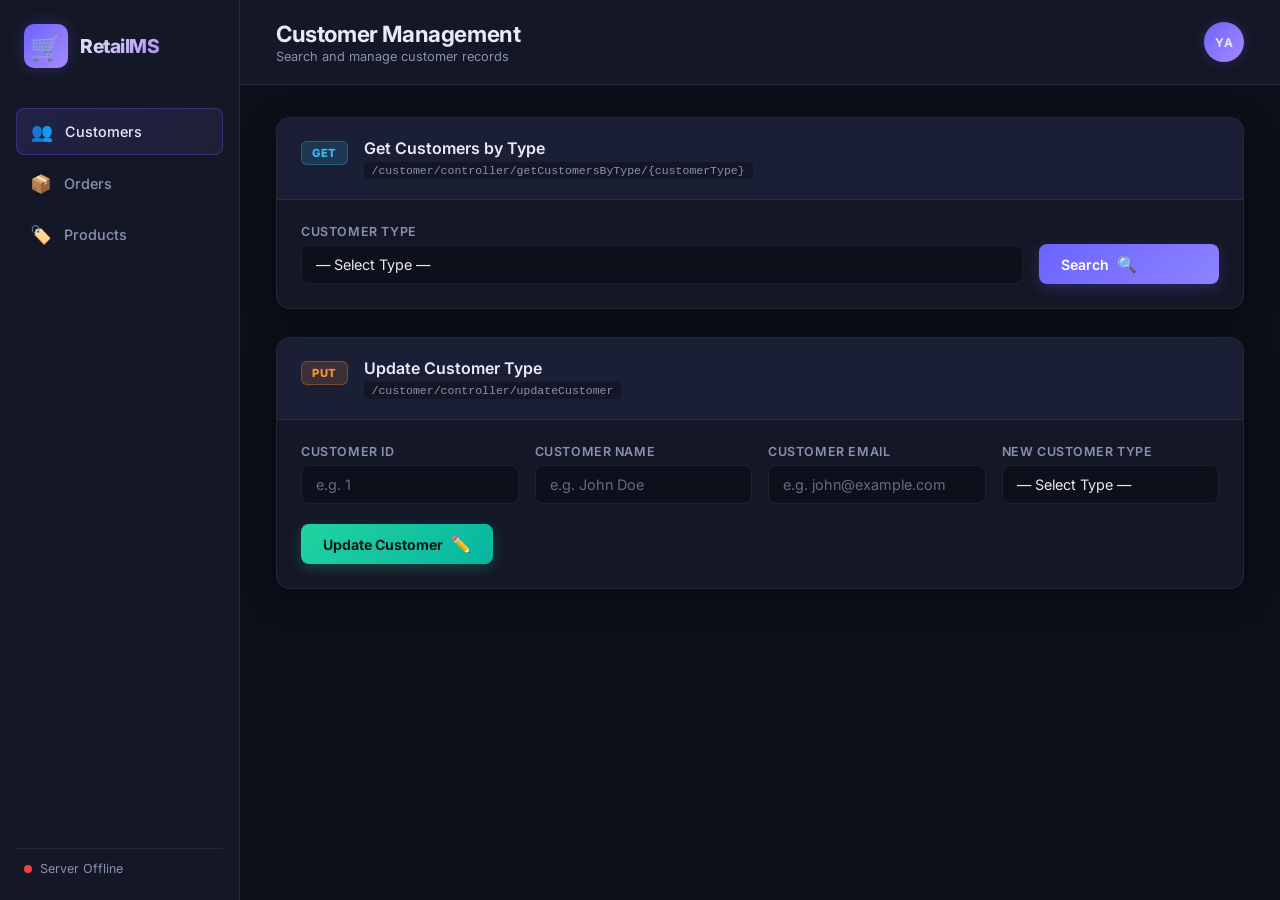
<file: src/main/resources/static/index.html>
<!DOCTYPE html>
<html lang="en">
<head>
  <meta charset="UTF-8" />
  <meta name="viewport" content="width=device-width, initial-scale=1.0" />
  <meta name="description"
    content="Retail Management System – manage customers, orders, and product stock in one sleek dashboard." />
  <title>Retail Management System</title>
  <link rel="preconnect" href="https://fonts.googleapis.com" />
  <link href="https://fonts.googleapis.com/css2?family=Inter:wght@300;400;500;600;700;800&display=swap"
    rel="stylesheet" />
  <link rel="stylesheet" href="style.css" />
</head>

<body>

  <!-- Sidebar -->
  <aside class="sidebar" id="sidebar">
    <div class="sidebar-logo">
      <div class="logo-icon">🛒</div>
      <span class="logo-text">RetailMS</span>
    </div>
    <nav class="sidebar-nav">
      <a href="#" class="nav-item active" data-section="customers" id="nav-customers">
        <span class="nav-icon">👥</span>
        <span class="nav-label">Customers</span>
      </a>
      <a href="#" class="nav-item" data-section="orders" id="nav-orders">
        <span class="nav-icon">📦</span>
        <span class="nav-label">Orders</span>
      </a>
      <a href="#" class="nav-item" data-section="products" id="nav-products">
        <span class="nav-icon">🏷️</span>
        <span class="nav-label">Products</span>
      </a>
    </nav>
    <div class="sidebar-footer">
      <div class="server-status">
        <span class="status-dot" id="statusDot"></span>
        <span class="status-text" id="statusText">Connecting…</span>
      </div>
    </div>
  </aside>

  <!-- Main Content -->
  <main class="main-content">

    <!-- Top Bar -->
    <header class="topbar">
      <div class="topbar-left">
        <h1 class="page-title" id="pageTitle">Customer Management</h1>
        <p class="page-sub" id="pageSub">Search and manage customer records</p>
      </div>
      <div class="topbar-right">
        <div class="avatar">YA</div>
      </div>
    </header>

    <!-- Toast Notification -->
    <div class="toast" id="toast"></div>

    <!-- ===================== CUSTOMERS SECTION ===================== -->
    <section class="section" id="section-customers">

      <!-- Card: Get Customers by Type -->
      <div class="card">
        <div class="card-header">
          <div class="card-icon get-icon">GET</div>
          <div>
            <h2 class="card-title">Get Customers by Type</h2>
            <code class="endpoint-badge">/customer/controller/getCustomersByType/{customerType}</code>
          </div>
        </div>
        <div class="card-body">
          <div class="form-row">
            <div class="form-group">
              <label for="searchCustomerType">Customer Type</label>
              <select id="searchCustomerType">
                <option value="">— Select Type —</option>
                <option value="Platinum">Platinum</option>
                <option value="Gold">Gold</option>
                <option value="Silver">Silver</option>
              </select>
            </div>
            <div class="form-group btn-group-end">
              <button class="btn btn-primary" id="btnGetCustomers">
                <span>Search</span>
                <span class="btn-icon">🔍</span>
              </button>
            </div>
          </div>
          <div class="table-wrap" id="customerTableWrap" style="display:none;">
            <table id="customerTable">
              <thead>
                <tr>
                  <th>ID</th>
                  <th>Name</th>
                  <th>Email</th>
                  <th>Type</th>
                </tr>
              </thead>
              <tbody id="customerTableBody"></tbody>
            </table>
          </div>
          <div class="empty-state" id="customerEmpty" style="display:none;">
            <span>🔎</span>
            <p>No customers found for this type.</p>
          </div>
        </div>
      </div>

      <!-- Card: Update Customer Type -->
      <div class="card">
        <div class="card-header">
          <div class="card-icon put-icon">PUT</div>
          <div>
            <h2 class="card-title">Update Customer Type</h2>
            <code class="endpoint-badge">/customer/controller/updateCustomer</code>
          </div>
        </div>
        <div class="card-body">
          <div class="form-row">
            <div class="form-group">
              <label for="updCustId">Customer ID</label>
              <input type="number" id="updCustId" placeholder="e.g. 1" min="1" />
            </div>
            <div class="form-group">
              <label for="updCustName">Customer Name</label>
              <input type="text" id="updCustName" placeholder="e.g. John Doe" />
            </div>
            <div class="form-group">
              <label for="updCustEmail">Customer Email</label>
              <input type="email" id="updCustEmail" placeholder="e.g. john@example.com" />
            </div>
            <div class="form-group">
              <label for="updCustType">New Customer Type</label>
              <select id="updCustType">
                <option value="">— Select Type —</option>
                <option value="Platinum">Platinum</option>
                <option value="Gold">Gold</option>
                <option value="Silver">Silver</option>
              </select>
            </div>
          </div>
          <div class="form-actions">
            <button class="btn btn-success" id="btnUpdateCustomer">
              <span>Update Customer</span>
              <span class="btn-icon">✏️</span>
            </button>
          </div>
          <div class="response-box" id="updateCustomerResponse" style="display:none;"></div>
        </div>
      </div>

    </section>

    <!-- ===================== ORDERS SECTION ===================== -->
    <section class="section hidden" id="section-orders">

      <!-- Card: Orders by Customer ID -->
      <div class="card">
        <div class="card-header">
          <div class="card-icon get-icon">GET</div>
          <div>
            <h2 class="card-title">Orders by Customer ID</h2>
            <code class="endpoint-badge">/order/controller/getOrderDetailsByCustomerId/{customerId}</code>
          </div>
        </div>
        <div class="card-body">
          <div class="form-row">
            <div class="form-group">
              <label for="orderCustomerId">Customer ID</label>
              <input type="number" id="orderCustomerId" placeholder="e.g. 1" min="1" />
            </div>
            <div class="form-group btn-group-end">
              <button class="btn btn-primary" id="btnGetOrdersByCustomer">
                <span>Fetch Orders</span>
                <span class="btn-icon">📋</span>
              </button>
            </div>
          </div>
          <div class="table-wrap" id="orderByCustomerTableWrap" style="display:none;">
            <table id="orderByCustomerTable">
              <thead>
                <tr>
                  <th>Order ID</th>
                  <th>Customer ID</th>
                  <th>Email</th>
                  <th>Product</th>
                  <th>Qty</th>
                  <th>Date</th>
                  <th>Billing (₹)</th>
                </tr>
              </thead>
              <tbody id="orderByCustomerTableBody"></tbody>
            </table>
          </div>
          <div class="empty-state" id="orderByCustomerEmpty" style="display:none;">
            <span>📭</span>
            <p>No orders found for this customer.</p>
          </div>
        </div>
      </div>

      <!-- Card: Orders by Customer Type & Bill Range -->
      <div class="card">
        <div class="card-header">
          <div class="card-icon get-icon">GET</div>
          <div>
            <h2 class="card-title">Orders by Type &amp; Bill Range</h2>
            <code
              class="endpoint-badge">/order/controller/getOrderDetailsByCustomerTypeAndBillInRange/{type}--{min}--{max}</code>
          </div>
        </div>
        <div class="card-body">
          <div class="form-row">
            <div class="form-group">
              <label for="rangeCustomerType">Customer Type</label>
              <select id="rangeCustomerType">
                <option value="">— Select Type —</option>
                <option value="Platinum">Platinum</option>
                <option value="Gold">Gold</option>
                <option value="Silver">Silver</option>
              </select>
            </div>
            <div class="form-group">
              <label for="rangeMin">Min Amount (₹)</label>
              <input type="number" id="rangeMin" placeholder="e.g. 10" min="0" />
            </div>
            <div class="form-group">
              <label for="rangeMax">Max Amount (₹)</label>
              <input type="number" id="rangeMax" placeholder="e.g. 500" min="0" />
            </div>
            <div class="form-group btn-group-end">
              <button class="btn btn-primary" id="btnGetOrdersByRange">
                <span>Search</span>
                <span class="btn-icon">🔍</span>
              </button>
            </div>
          </div>
          <div class="table-wrap" id="orderByRangeTableWrap" style="display:none;">
            <table id="orderByRangeTable">
              <thead>
                <tr>
                  <th>Order ID</th>
                  <th>Customer ID</th>
                  <th>Email</th>
                  <th>Product</th>
                  <th>Qty</th>
                  <th>Date</th>
                  <th>Billing (₹)</th>
                </tr>
              </thead>
              <tbody id="orderByRangeTableBody"></tbody>
            </table>
          </div>
          <div class="empty-state" id="orderByRangeEmpty" style="display:none;">
            <span>📭</span>
            <p>No orders found matching the criteria.</p>
          </div>
        </div>
      </div>

    </section>

    <!-- ===================== PRODUCTS SECTION ===================== -->
    <section class="section hidden" id="section-products">

      <!-- Card: Update Product Stock -->
      <div class="card">
        <div class="card-header">
          <div class="card-icon put-icon">PUT</div>
          <div>
            <h2 class="card-title">Update Product Stock</h2>
            <code class="endpoint-badge">/product/controller/updateProductStock</code>
          </div>
        </div>
        <div class="card-body">
          <div class="form-row">
            <div class="form-group">
              <label for="prodId">Product ID</label>
              <input type="number" id="prodId" placeholder="e.g. 1" min="1" />
            </div>
            <div class="form-group">
              <label for="prodName">Product Name</label>
              <input type="text" id="prodName" placeholder="e.g. Wireless Mouse" />
            </div>
            <div class="form-group">
              <label for="prodPrice">Price (₹)</label>
              <input type="number" id="prodPrice" placeholder="e.g. 24.99" min="0" step="0.01" />
            </div>
            <div class="form-group">
              <label for="prodStock">New Stock Quantity</label>
              <input type="number" id="prodStock" placeholder="e.g. 100" min="0" />
            </div>
          </div>
          <div class="form-actions">
            <button class="btn btn-success" id="btnUpdateStock">
              <span>Update Stock</span>
              <span class="btn-icon">📦</span>
            </button>
          </div>
          <div class="response-box" id="updateStockResponse" style="display:none;"></div>
        </div>
      </div>

      <!-- Quick Reference Card -->
      <div class="card info-card">
        <div class="card-header">
          <div class="card-icon info-icon">ℹ️</div>
          <div>
            <h2 class="card-title">Sample Product Data</h2>
            <p class="card-subtitle">Reference data loaded from database</p>
          </div>
        </div>
        <div class="card-body">
          <div class="chip-list">
            <div class="chip">ID: 1 — Wireless Mouse — ₹24.99 — Stock: 40</div>
            <div class="chip">ID: 2 — Bluetooth Keyboard — ₹79.99 — Stock: 4</div>
            <div class="chip">ID: 3 — USB-C Hub — ₹15.50 — Stock: 20</div>
            <div class="chip">ID: 4 — Laptop Stand — ₹45.00 — Stock: 15</div>
            <div class="chip">ID: 5 — External Hard Drive — ₹60.75 — Stock: 5</div>
          </div>
        </div>
      </div>

    </section>

  </main>

  <script src="app.js"></script>
</body>

</html>
</file>
<file: src/main/resources/static/style.css>
/* ============================================================
   RETAIL MANAGEMENT SYSTEM – style.css
   ============================================================ */

/* ── Google Font & Reset ── */
@import url('https://fonts.googleapis.com/css2?family=Inter:wght@300;400;500;600;700;800&display=swap');

*,
*::before,
*::after {
  box-sizing: border-box;
  margin: 0;
  padding: 0;
}

:root {
  /* Palette */
  --bg: #0d0f1a;
  --surface: #141726;
  --surface2: #1b1f35;
  --border: rgba(255, 255, 255, 0.07);
  --accent: #6c63ff;
  --accent-glow: rgba(108, 99, 255, 0.25);
  --success: #22d3a0;
  --success-glow: rgba(34, 211, 160, 0.25);
  --warning: #f59e0b;
  --danger: #ef4444;
  --get-color: #38bdf8;
  --put-color: #fb923c;
  --info-color: #a78bfa;
  --text: #e8eaf6;
  --text-muted: #8892b0;
  --sidebar-w: 240px;
  --radius: 14px;
  --radius-sm: 8px;
  --shadow: 0 8px 32px rgba(0, 0, 0, 0.4);
}

html {
  scroll-behavior: smooth;
}

body {
  font-family: 'Inter', sans-serif;
  background: var(--bg);
  color: var(--text);
  display: flex;
  min-height: 100vh;
  overflow-x: hidden;
}

/* ── Scrollbar ── */
::-webkit-scrollbar {
  width: 6px;
}

::-webkit-scrollbar-track {
  background: var(--bg);
}

::-webkit-scrollbar-thumb {
  background: var(--surface2);
  border-radius: 4px;
}

/* ============================================================
   SIDEBAR
   ============================================================ */
.sidebar {
  width: var(--sidebar-w);
  background: var(--surface);
  border-right: 1px solid var(--border);
  display: flex;
  flex-direction: column;
  padding: 24px 16px;
  position: fixed;
  top: 0;
  left: 0;
  bottom: 0;
  z-index: 100;
  transition: width 0.3s ease;
}

.sidebar-logo {
  display: flex;
  align-items: center;
  gap: 12px;
  margin-bottom: 40px;
  padding: 0 8px;
}

.logo-icon {
  font-size: 1.6rem;
  background: linear-gradient(135deg, var(--accent), #a78bfa);
  border-radius: 10px;
  width: 44px;
  height: 44px;
  display: flex;
  align-items: center;
  justify-content: center;
  box-shadow: 0 0 16px var(--accent-glow);
  flex-shrink: 0;
}

.logo-text {
  font-size: 1.2rem;
  font-weight: 800;
  background: linear-gradient(135deg, #e8eaf6, #a78bfa);
  -webkit-background-clip: text;
  -webkit-text-fill-color: transparent;
  background-clip: text;
  letter-spacing: -0.5px;
}

.sidebar-nav {
  display: flex;
  flex-direction: column;
  gap: 6px;
  flex: 1;
}

.nav-item {
  display: flex;
  align-items: center;
  gap: 12px;
  padding: 12px 14px;
  border-radius: var(--radius-sm);
  text-decoration: none;
  color: var(--text-muted);
  font-weight: 500;
  font-size: 0.9rem;
  transition: all 0.2s ease;
  position: relative;
  overflow: hidden;
}

.nav-item::before {
  content: '';
  position: absolute;
  inset: 0;
  background: linear-gradient(135deg, var(--accent), #a78bfa);
  opacity: 0;
  transition: opacity 0.2s ease;
  border-radius: var(--radius-sm);
}

.nav-item:hover {
  color: var(--text);
}

.nav-item:hover::before {
  opacity: 0.08;
}

.nav-item.active {
  color: var(--text);
  background: linear-gradient(135deg, rgba(108, 99, 255, 0.15), rgba(167, 139, 250, 0.08));
  border: 1px solid rgba(108, 99, 255, 0.3);
}

.nav-item.active .nav-icon {
  filter: none;
}

.nav-icon {
  font-size: 1.1rem;
  z-index: 1;
  flex-shrink: 0;
}

.nav-label {
  z-index: 1;
}

.sidebar-footer {
  padding: 12px 8px 0;
  border-top: 1px solid var(--border);
  margin-top: 12px;
}

.server-status {
  display: flex;
  align-items: center;
  gap: 8px;
  font-size: 0.78rem;
  color: var(--text-muted);
}

.status-dot {
  width: 8px;
  height: 8px;
  border-radius: 50%;
  background: var(--text-muted);
  flex-shrink: 0;
  transition: background 0.3s, box-shadow 0.3s;
}

.status-dot.online {
  background: var(--success);
  box-shadow: 0 0 8px var(--success-glow);
  animation: pulse 2s infinite;
}

.status-dot.offline {
  background: var(--danger);
}

@keyframes pulse {

  0%,
  100% {
    opacity: 1;
  }

  50% {
    opacity: 0.5;
  }
}

/* ============================================================
   MAIN CONTENT
   ============================================================ */
.main-content {
  margin-left: var(--sidebar-w);
  flex: 1;
  padding: 0;
  display: flex;
  flex-direction: column;
  min-height: 100vh;
}

/* ── Topbar ── */
.topbar {
  background: var(--surface);
  border-bottom: 1px solid var(--border);
  padding: 20px 36px;
  display: flex;
  align-items: center;
  justify-content: space-between;
  position: sticky;
  top: 0;
  z-index: 50;
  backdrop-filter: blur(12px);
}

.page-title {
  font-size: 1.4rem;
  font-weight: 700;
  letter-spacing: -0.4px;
}

.page-sub {
  font-size: 0.8rem;
  color: var(--text-muted);
  margin-top: 2px;
}

.avatar {
  width: 40px;
  height: 40px;
  border-radius: 50%;
  background: linear-gradient(135deg, var(--accent), #a78bfa);
  display: flex;
  align-items: center;
  justify-content: center;
  font-size: 0.75rem;
  font-weight: 700;
  letter-spacing: 0.5px;
  box-shadow: 0 0 12px var(--accent-glow);
}

/* ── Section wrapper ── */
.section {
  padding: 32px 36px;
  display: flex;
  flex-direction: column;
  gap: 28px;
  animation: fadeUp 0.35s ease both;
}

.section.hidden {
  display: none;
}

@keyframes fadeUp {
  from {
    opacity: 0;
    transform: translateY(16px);
  }

  to {
    opacity: 1;
    transform: translateY(0);
  }
}

/* ============================================================
   CARDS
   ============================================================ */
.card {
  background: var(--surface);
  border: 1px solid var(--border);
  border-radius: var(--radius);
  overflow: hidden;
  box-shadow: var(--shadow);
  transition: border-color 0.2s, box-shadow 0.2s;
}

.card:hover {
  border-color: rgba(108, 99, 255, 0.2);
  box-shadow: 0 12px 40px rgba(0, 0, 0, 0.5), 0 0 0 1px rgba(108, 99, 255, 0.08);
}

.card-header {
  display: flex;
  align-items: flex-start;
  gap: 16px;
  padding: 20px 24px 16px;
  border-bottom: 1px solid var(--border);
  background: var(--surface2);
}

.card-icon {
  font-size: 0.7rem;
  font-weight: 800;
  padding: 4px 10px;
  border-radius: 6px;
  letter-spacing: 0.5px;
  flex-shrink: 0;
  margin-top: 3px;
}

.get-icon {
  background: rgba(56, 189, 248, 0.15);
  color: var(--get-color);
  border: 1px solid rgba(56, 189, 248, 0.3);
}

.put-icon {
  background: rgba(251, 146, 60, 0.15);
  color: var(--put-color);
  border: 1px solid rgba(251, 146, 60, 0.3);
}

.info-icon {
  background: rgba(167, 139, 250, 0.15);
  color: var(--info-color);
  border: 1px solid rgba(167, 139, 250, 0.3);
  font-size: 1rem;
  padding: 4px 8px;
}

.card-title {
  font-size: 1rem;
  font-weight: 600;
  margin-bottom: 4px;
}

.card-subtitle {
  font-size: 0.8rem;
  color: var(--text-muted);
}

.endpoint-badge {
  font-family: 'Courier New', monospace;
  font-size: 0.72rem;
  color: var(--text-muted);
  background: rgba(0, 0, 0, 0.3);
  padding: 2px 8px;
  border-radius: 4px;
  display: inline-block;
  max-width: 100%;
  overflow: hidden;
  text-overflow: ellipsis;
  white-space: nowrap;
}

.card-body {
  padding: 24px;
  display: flex;
  flex-direction: column;
  gap: 20px;
}

/* ============================================================
   FORMS
   ============================================================ */
.form-row {
  display: flex;
  flex-wrap: wrap;
  gap: 16px;
  align-items: flex-end;
}

.form-group {
  display: flex;
  flex-direction: column;
  gap: 6px;
  flex: 1;
  min-width: 180px;
}

.btn-group-end {
  flex: 0 0 auto;
  align-self: flex-end;
}

.form-group label {
  font-size: 0.78rem;
  font-weight: 600;
  color: var(--text-muted);
  text-transform: uppercase;
  letter-spacing: 0.6px;
}

.form-group input,
.form-group select {
  background: var(--bg);
  border: 1px solid var(--border);
  border-radius: var(--radius-sm);
  color: var(--text);
  font-family: inherit;
  font-size: 0.9rem;
  padding: 10px 14px;
  transition: border-color 0.2s, box-shadow 0.2s;
  outline: none;
  width: 100%;
  appearance: none;
  -webkit-appearance: none;
}

.form-group input::placeholder {
  color: var(--text-muted);
  opacity: 0.7;
}

.form-group input:focus,
.form-group select:focus {
  border-color: var(--accent);
  box-shadow: 0 0 0 3px var(--accent-glow);
}

.form-group select option {
  background: var(--surface2);
  color: var(--text);
}

.form-actions {
  display: flex;
  gap: 12px;
}

/* ============================================================
   BUTTONS
   ============================================================ */
.btn {
  display: inline-flex;
  align-items: center;
  gap: 8px;
  padding: 10px 22px;
  border-radius: var(--radius-sm);
  font-family: inherit;
  font-size: 0.88rem;
  font-weight: 600;
  cursor: pointer;
  border: none;
  transition: all 0.2s ease;
  white-space: nowrap;
  position: relative;
  overflow: hidden;
}

.btn::after {
  content: '';
  position: absolute;
  inset: 0;
  background: rgba(255, 255, 255, 0.08);
  opacity: 0;
  transition: opacity 0.2s;
}

.btn:hover::after {
  opacity: 1;
}

.btn:active {
  transform: scale(0.97);
}

.btn-primary {
  background: linear-gradient(135deg, var(--accent), #8b83ff);
  color: #fff;
  box-shadow: 0 4px 14px var(--accent-glow);
}

.btn-primary:hover {
  box-shadow: 0 6px 20px rgba(108, 99, 255, 0.45);
  transform: translateY(-1px);
}

.btn-success {
  background: linear-gradient(135deg, var(--success), #06b6a0);
  color: #0d1a16;
  box-shadow: 0 4px 14px var(--success-glow);
  font-weight: 700;
}

.btn-success:hover {
  box-shadow: 0 6px 20px rgba(34, 211, 160, 0.45);
  transform: translateY(-1px);
}

.btn.loading {
  pointer-events: none;
  opacity: 0.75;
}

.btn-icon {
  font-size: 1rem;
}

/* ============================================================
   TABLE
   ============================================================ */
.table-wrap {
  overflow-x: auto;
  border-radius: var(--radius-sm);
  border: 1px solid var(--border);
  animation: fadeUp 0.3s ease both;
}

table {
  width: 100%;
  border-collapse: collapse;
  font-size: 0.875rem;
}

thead {
  background: var(--surface2);
  position: sticky;
  top: 0;
}

th {
  padding: 12px 16px;
  text-align: left;
  font-size: 0.73rem;
  font-weight: 700;
  color: var(--text-muted);
  text-transform: uppercase;
  letter-spacing: 0.7px;
  border-bottom: 1px solid var(--border);
  white-space: nowrap;
}

td {
  padding: 13px 16px;
  border-bottom: 1px solid var(--border);
  color: var(--text);
  vertical-align: middle;
}

tbody tr {
  transition: background 0.15s;
}

tbody tr:hover {
  background: rgba(108, 99, 255, 0.05);
}

tbody tr:last-child td {
  border-bottom: none;
}

/* Customer type badges */
.badge {
  display: inline-block;
  padding: 3px 10px;
  border-radius: 20px;
  font-size: 0.72rem;
  font-weight: 700;
  letter-spacing: 0.4px;
}

.badge-platinum {
  background: rgba(167, 139, 250, 0.18);
  color: #c4b5fd;
  border: 1px solid rgba(167, 139, 250, 0.35);
}

.badge-gold {
  background: rgba(245, 158, 11, 0.15);
  color: var(--warning);
  border: 1px solid rgba(245, 158, 11, 0.3);
}

.badge-silver {
  background: rgba(148, 163, 184, 0.15);
  color: #cbd5e1;
  border: 1px solid rgba(148, 163, 184, 0.3);
}

/* ============================================================
   EMPTY STATE
   ============================================================ */
.empty-state {
  text-align: center;
  padding: 40px 20px;
  color: var(--text-muted);
  animation: fadeUp 0.3s ease both;
}

.empty-state span {
  font-size: 2.5rem;
  display: block;
  margin-bottom: 12px;
}

.empty-state p {
  font-size: 0.9rem;
}

/* ============================================================
   RESPONSE BOX
   ============================================================ */
.response-box {
  border-radius: var(--radius-sm);
  padding: 14px 18px;
  font-size: 0.88rem;
  font-weight: 500;
  animation: fadeUp 0.3s ease both;
  border: 1px solid transparent;
}

.response-box.success {
  background: rgba(34, 211, 160, 0.1);
  color: var(--success);
  border-color: rgba(34, 211, 160, 0.3);
}

.response-box.error {
  background: rgba(239, 68, 68, 0.1);
  color: var(--danger);
  border-color: rgba(239, 68, 68, 0.3);
}

/* ============================================================
   CHIP LIST (Product reference)
   ============================================================ */
.chip-list {
  display: flex;
  flex-direction: column;
  gap: 10px;
}

.chip {
  background: var(--surface2);
  border: 1px solid var(--border);
  border-radius: var(--radius-sm);
  padding: 10px 16px;
  font-size: 0.85rem;
  font-family: 'Courier New', monospace;
  color: var(--text-muted);
  transition: border-color 0.2s, color 0.2s;
}

.chip:hover {
  border-color: var(--accent);
  color: var(--text);
}

/* ============================================================
   TOAST NOTIFICATION
   ============================================================ */
.toast {
  position: fixed;
  bottom: 28px;
  right: 28px;
  padding: 14px 22px;
  border-radius: var(--radius-sm);
  font-size: 0.88rem;
  font-weight: 600;
  color: #fff;
  z-index: 9999;
  pointer-events: none;
  opacity: 0;
  transform: translateY(12px);
  transition: opacity 0.3s ease, transform 0.3s ease;
  max-width: 360px;
  box-shadow: var(--shadow);
}

.toast.show {
  opacity: 1;
  transform: translateY(0);
}

.toast.toast-success {
  background: linear-gradient(135deg, #059669, #22d3a0);
}

.toast.toast-error {
  background: linear-gradient(135deg, #b91c1c, #ef4444);
}

.toast.toast-info {
  background: linear-gradient(135deg, var(--accent), #a78bfa);
}

/* ============================================================
   INFO CARD
   ============================================================ */
.info-card .card-header {
  border-bottom-color: rgba(167, 139, 250, 0.15);
}

/* ============================================================
   RESPONSIVE
   ============================================================ */
@media (max-width: 768px) {
  :root {
    --sidebar-w: 64px;
  }

  .logo-text,
  .nav-label,
  .status-text {
    display: none;
  }

  .sidebar-logo {
    justify-content: center;
  }

  .nav-item {
    justify-content: center;
    padding: 12px;
  }

  .topbar {
    padding: 16px 20px;
  }

  .section {
    padding: 20px 16px;
  }

  .card-header {
    flex-wrap: wrap;
  }

  .endpoint-badge {
    display: none;
  }

  .form-group {
    min-width: 140px;
  }
}
</file>
